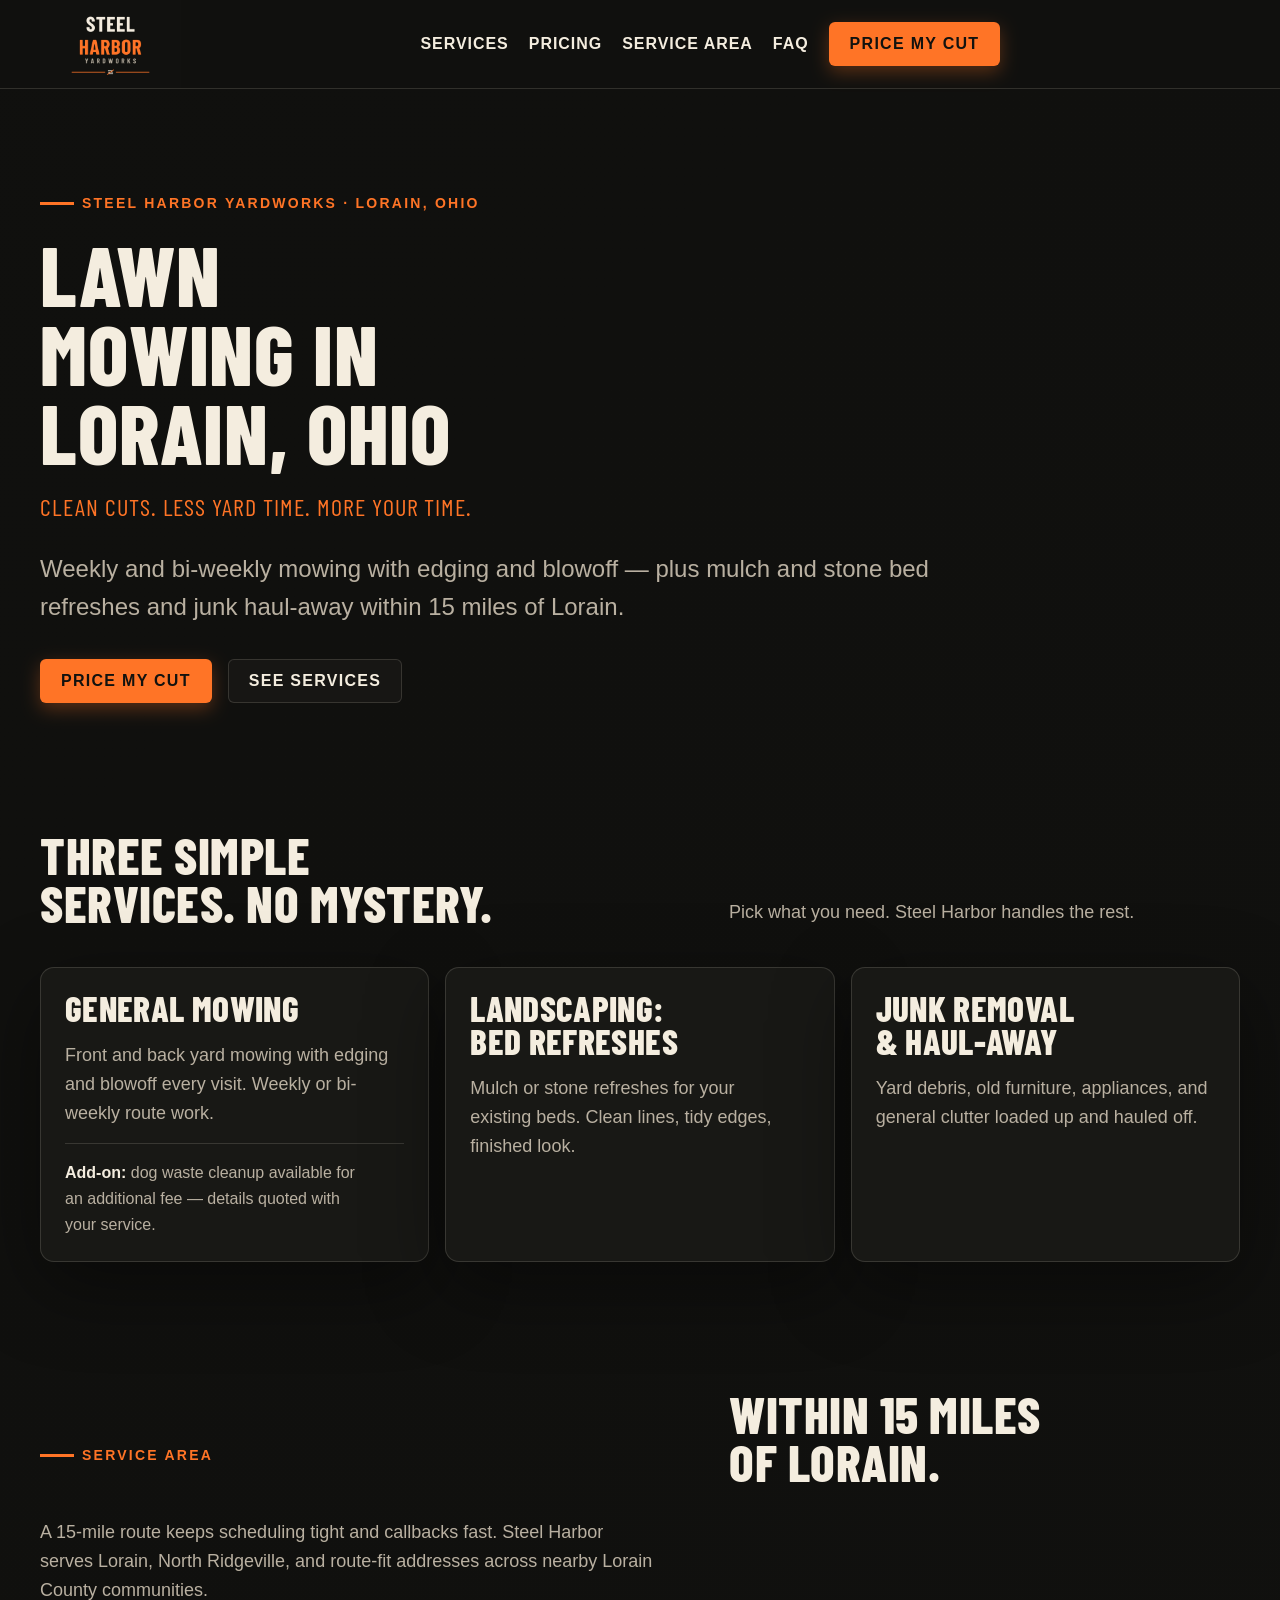
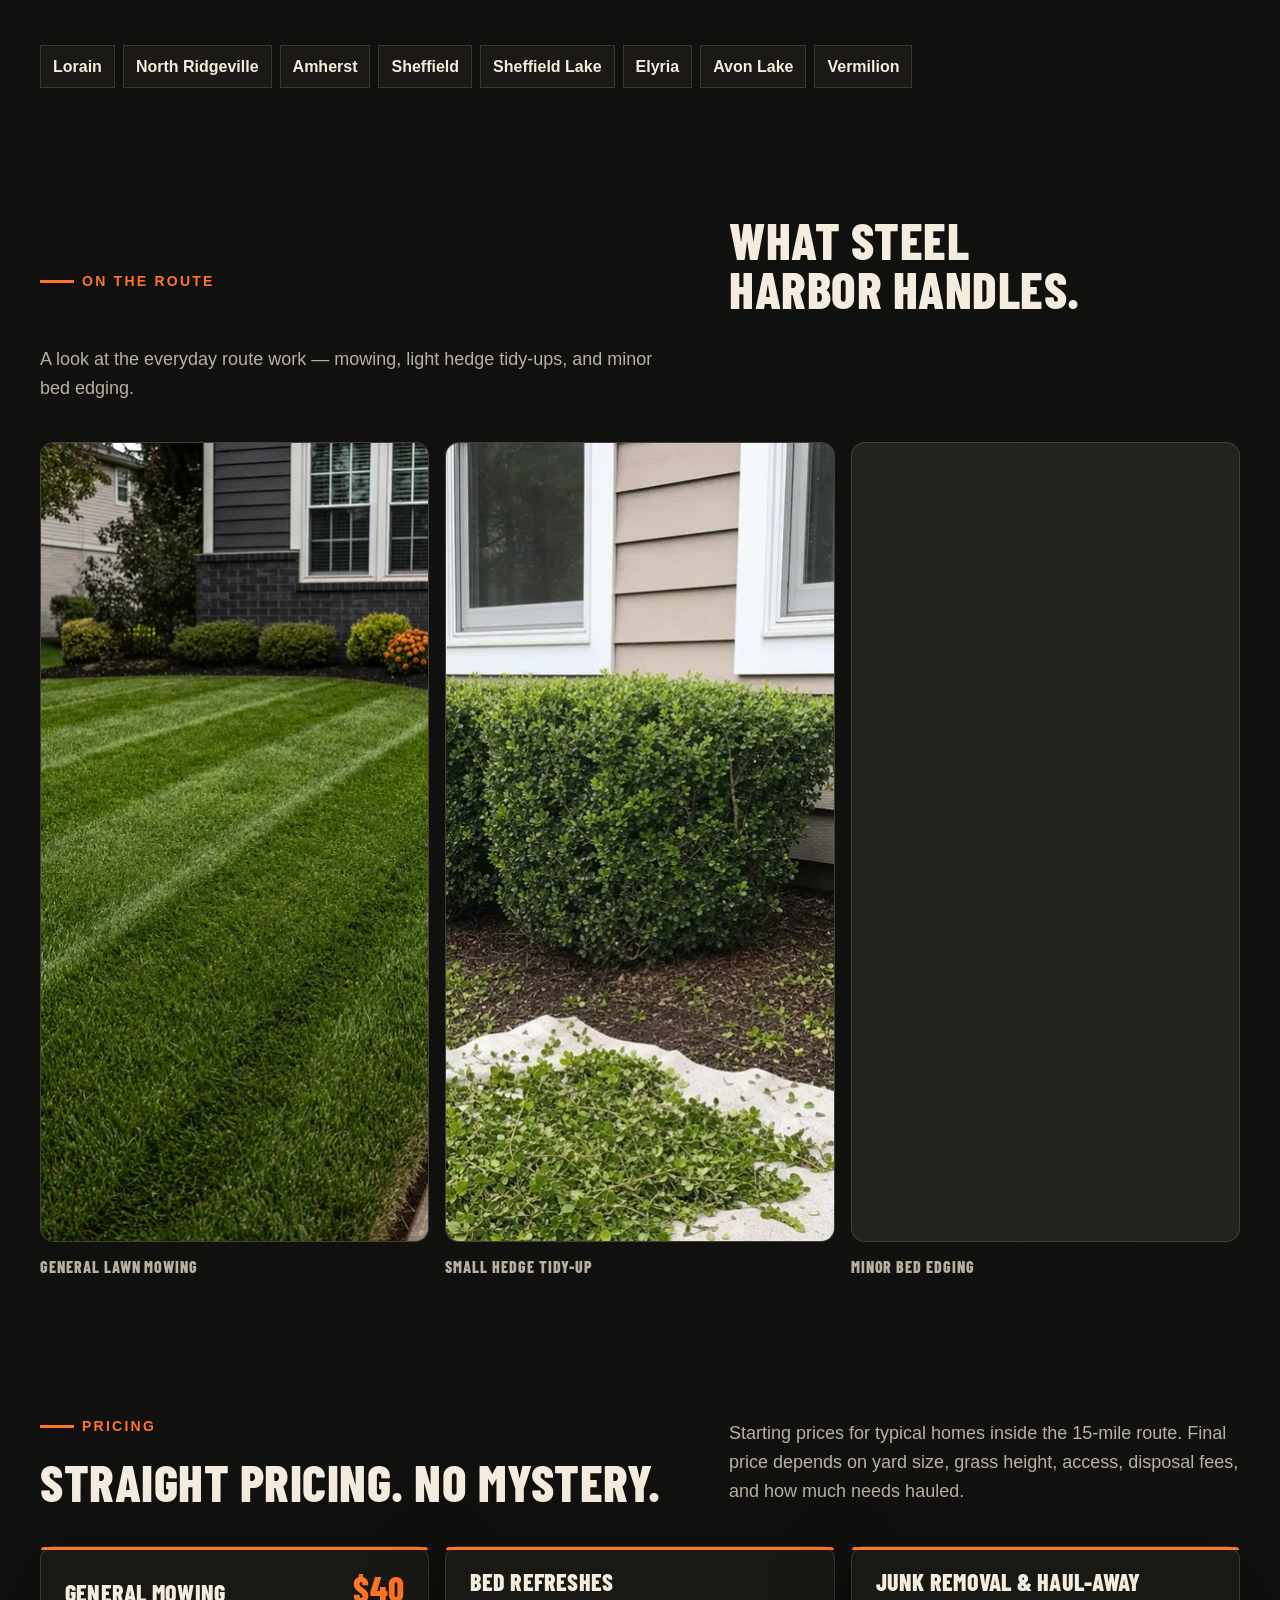
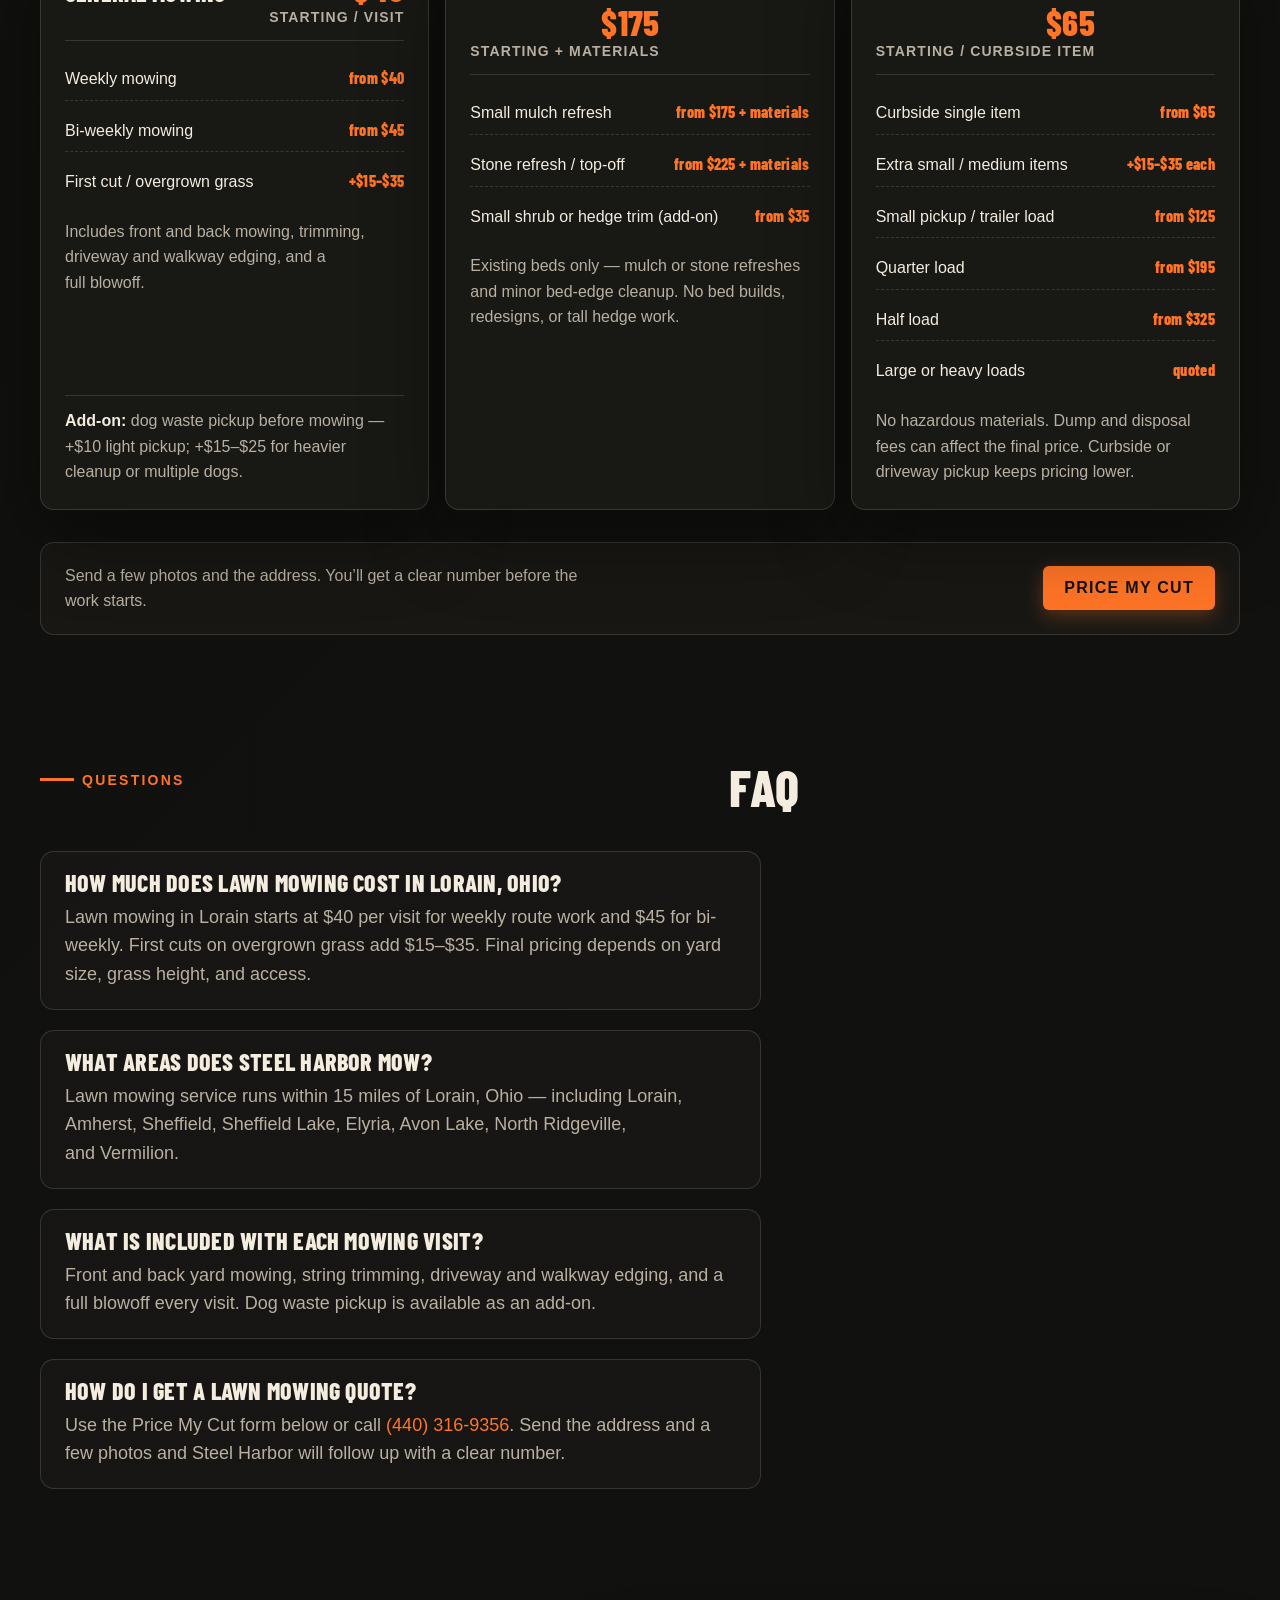
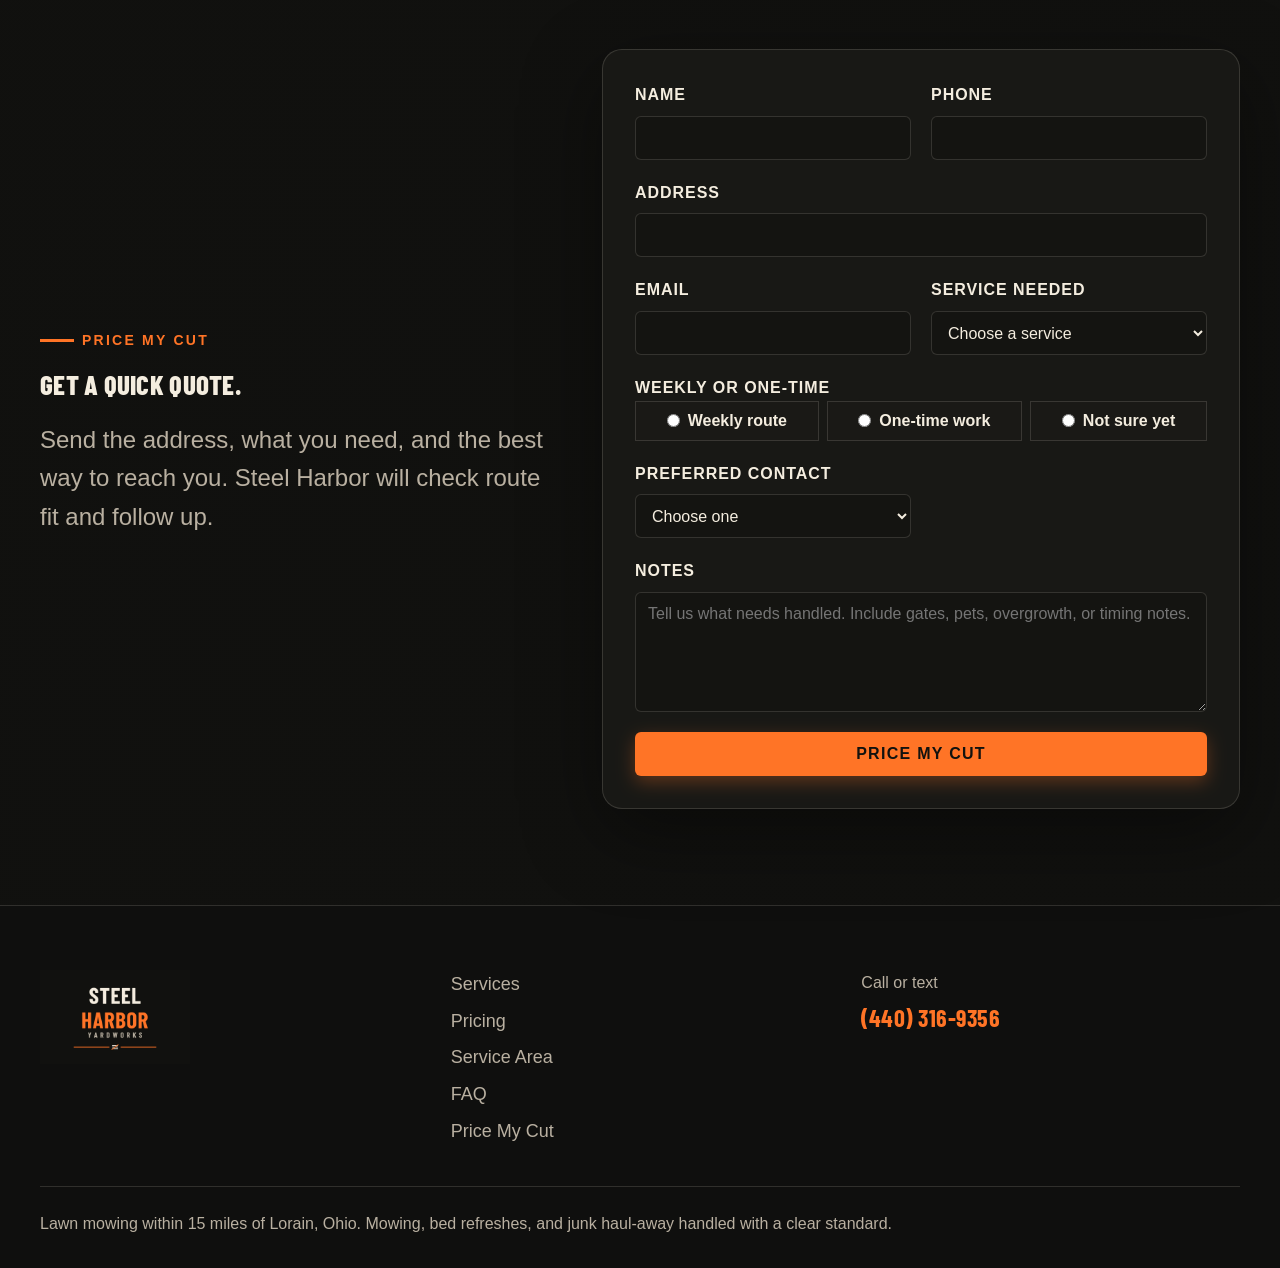
<file: index.html>
<!doctype html>
<html lang="en" data-theme="dark">
  <head>
    <meta charset="utf-8" />
    <!-- Google tag (gtag.js) -->
    <script async src="https://www.googletagmanager.com/gtag/js?id=G-YG75Y05QSC"></script>
    <script>
      window.dataLayer = window.dataLayer || [];
      function gtag(){dataLayer.push(arguments);}
      gtag('js', new Date());

      gtag('config', 'G-YG75Y05QSC');
    </script>
    <meta name="viewport" content="width=device-width, initial-scale=1" />
    <title>Lawn Mowing in Lorain, OH | Steel Harbor Yardworks</title>
    <meta name="description" content="Lawn mowing in Lorain, Ohio from $40 per visit. Steel Harbor Yardworks handles weekly and bi-weekly mowing with edging and blowoff within 15 miles of Lorain. Call (440) 316-9356." />
    <meta name="robots" content="index, follow, max-image-preview:large" />
    <link rel="canonical" href="https://steelharboryardworks.com/" />
    <link rel="icon" href="/favicon.ico" sizes="32x32" />
    <link rel="icon" type="image/png" href="/assets/logos/favicon-192.png" sizes="192x192" />
    <link rel="apple-touch-icon" href="/assets/logos/apple-touch-icon.png" />
    <link rel="manifest" href="/site.webmanifest" />
    <meta property="og:title" content="Lawn Mowing in Lorain, OH | Steel Harbor Yardworks" />
    <meta property="og:description" content="Lawn mowing in Lorain, Ohio from $40 per visit. Weekly and bi-weekly route mowing with edging and blowoff within 15 miles of Lorain. Call (440) 316-9356." />
    <meta property="og:type" content="website" />
    <meta property="og:url" content="https://steelharboryardworks.com/" />
    <meta property="og:image" content="https://steelharboryardworks.com/assets/mowing-stripes.webp" />
    <meta name="twitter:card" content="summary_large_image" />
    <link rel="stylesheet" href="styles.css" />
    <script type="application/ld+json">
      {
        "@context": "https://schema.org",
        "@type": ["LocalBusiness", "HomeAndConstructionBusiness"],
        "name": "Steel Harbor Yardworks",
        "url": "https://steelharboryardworks.com/",
        "image": "https://steelharboryardworks.com/assets/logos/steel-harbor-stacked-stencil.png",
        "logo": "https://steelharboryardworks.com/assets/logos/steel-harbor-stacked-stencil.png",
        "description": "Lawn mowing in Lorain, Ohio with edging and blowoff. Weekly and bi-weekly route mowing, plus mulch and stone bed refreshes and junk haul-away within 15 miles of Lorain.",
        "telephone": "+1-440-316-9356",
        "priceRange": "$$",
        "areaServed": [
          { "@type": "City", "name": "Lorain, Ohio" },
          { "@type": "City", "name": "Amherst, Ohio" },
          { "@type": "City", "name": "Sheffield, Ohio" },
          { "@type": "City", "name": "Sheffield Lake, Ohio" },
          { "@type": "City", "name": "Elyria, Ohio" },
          { "@type": "City", "name": "Avon Lake, Ohio" },
          { "@type": "City", "name": "North Ridgeville, Ohio" },
          { "@type": "City", "name": "Vermilion, Ohio" },
          { "@type": "AdministrativeArea", "name": "Lorain County, Ohio" }
        ],
        "hasOfferCatalog": {
          "@type": "OfferCatalog",
          "name": "Lawn mowing and yardwork services",
          "itemListElement": [
            { "@type": "Offer", "itemOffered": { "@type": "Service", "name": "General lawn mowing with edging and blowoff", "areaServed": "Lorain County, Ohio" } },
            { "@type": "Offer", "itemOffered": { "@type": "Service", "name": "Bed refreshes with mulch or stone", "areaServed": "Lorain County, Ohio" } },
            { "@type": "Offer", "itemOffered": { "@type": "Service", "name": "Junk removal and haul-away", "areaServed": "Lorain County, Ohio" } }
          ]
        },
        "potentialAction": {
          "@type": "ContactAction",
          "target": "https://steelharboryardworks.com/#price-my-cut",
          "name": "Price My Cut"
        }
      }
    </script>
    <script type="application/ld+json">
      {
        "@context": "https://schema.org",
        "@type": "FAQPage",
        "mainEntity": [
          {
            "@type": "Question",
            "name": "How much does lawn mowing cost in Lorain, Ohio?",
            "acceptedAnswer": {
              "@type": "Answer",
              "text": "Lawn mowing in Lorain starts at $40 per visit for weekly route mowing and $45 per visit for bi-weekly. First cuts on overgrown grass add $15 to $35. Final pricing depends on yard size, grass height, and access."
            }
          },
          {
            "@type": "Question",
            "name": "What areas does Steel Harbor Yardworks mow?",
            "acceptedAnswer": {
              "@type": "Answer",
              "text": "Steel Harbor Yardworks mows lawns within 15 miles of Lorain, Ohio, including Lorain, Amherst, Sheffield, Sheffield Lake, Elyria, Avon Lake, North Ridgeville, and Vermilion."
            }
          },
          {
            "@type": "Question",
            "name": "What is included with a lawn mowing visit?",
            "acceptedAnswer": {
              "@type": "Answer",
              "text": "Every mowing visit includes front and back yard mowing, string trimming, driveway and walkway edging, and a full blowoff. Dog waste pickup is available as an add-on."
            }
          },
          {
            "@type": "Question",
            "name": "How do I get a lawn mowing quote?",
            "acceptedAnswer": {
              "@type": "Answer",
              "text": "Use the Price My Cut form on this site or call (440) 316-9356. Send the address and a few photos and Steel Harbor will check route fit and follow up with a clear number."
            }
          }
        ]
      }
    </script>
  </head>
  <body>
    <a class="skip-link" href="#main">Skip to content</a>
    <header class="site-header">
      <div class="container nav-wrap">
        <a class="brand" href="#main" aria-label="Steel Harbor Yardworks home">
          <img class="brand-logo brand-logo-stacked" src="assets/logos/steel-harbor-stacked-stencil.jpg" width="1728" height="1080" alt="Steel Harbor Yardworks stacked stencil logo with cream Steel lettering, safety-orange Harbor lettering, gray Yardworks lettering, and a small orange cut-stripe mark between two orange rules." />
        </a>
        <nav class="nav-links" data-nav aria-label="Main navigation">
          <a href="#services">Services</a>
          <a href="#pricing">Pricing</a>
          <a href="#service-area">Service Area</a>
          <a href="#faq">FAQ</a>
          <a class="btn btn-primary" href="#price-my-cut">Price My Cut</a>
        </nav>
        <div class="header-actions">
          <button class="menu-toggle" type="button" data-menu-toggle aria-expanded="false" aria-label="Open menu">Menu</button>
        </div>
      </div>
    </header>

    <main id="main">
      <section class="hero">
        <div class="container">
          <span class="eyebrow">Steel Harbor Yardworks · Lorain, Ohio</span>
          <h1>Lawn Mowing in Lorain, Ohio</h1>
          <p class="hero-tagline">Clean cuts. Less yard time. More your time.</p>
          <p class="hero-copy">Weekly and bi-weekly mowing with edging and blowoff &mdash; plus mulch and stone bed refreshes and junk haul-away within 15 miles of Lorain.</p>
          <div class="hero-actions">
            <a class="btn btn-primary" href="#price-my-cut">Price My Cut</a>
            <a class="btn btn-secondary" href="#services">See Services</a>
          </div>
        </div>
      </section>

      <section class="section section-tight" id="services">
        <div class="container">
          <div class="section-heading">
            <h2>Three simple services. No mystery.</h2>
            <p>Pick what you need. Steel Harbor handles the rest.</p>
          </div>
          <div class="service-grid service-grid-3">
            <article class="card">
              <h3>General mowing</h3>
              <p class="muted">Front and back yard mowing with edging and blowoff every visit. Weekly or bi-weekly route work.</p>
              <p class="addon"><strong>Add-on:</strong> dog waste cleanup available for an additional fee — details quoted with your service.</p>
            </article>
            <article class="card">
              <h3>Landscaping: bed refreshes</h3>
              <p class="muted">Mulch or stone refreshes for your existing beds. Clean lines, tidy edges, finished look.</p>
            </article>
            <article class="card">
              <h3>Junk removal &amp; haul-away</h3>
              <p class="muted">Yard debris, old furniture, appliances, and general clutter loaded up and hauled off.</p>
            </article>
          </div>
        </div>
      </section>

      <section class="section-tight" id="service-area">
        <div class="container">
          <div class="section-heading">
            <span class="eyebrow">Service area</span>
            <h2>Within 15 miles of Lorain.</h2>
            <p>A 15-mile route keeps scheduling tight and callbacks fast. Steel Harbor serves Lorain, North Ridgeville, and route-fit addresses across nearby Lorain County communities.</p>
          </div>
          <ul class="community-list" aria-label="Nearby communities">
            <li>Lorain</li><li>North Ridgeville</li><li>Amherst</li><li>Sheffield</li><li>Sheffield Lake</li><li>Elyria</li><li>Avon Lake</li><li>Vermilion</li>
          </ul>
        </div>
      </section>

      <section class="section-tight" id="service-photos">
        <div class="container">
          <div class="section-heading">
            <span class="eyebrow">On the route</span>
            <h2>What Steel Harbor handles.</h2>
            <p>A look at the everyday route work — mowing, light hedge tidy-ups, and minor bed edging.</p>
          </div>
          <ul class="photo-strip" aria-label="Service photos">
            <li>
              <figure>
                <img src="assets/service-lawn-mowing.webp" loading="lazy" decoding="async" width="1200" height="800" alt="Steel Harbor crew member mowing a tidy suburban front lawn in Lorain with a walk-behind mower, leaving clean parallel stripes across freshly cut green grass next to a trimmed driveway edge." />
                <figcaption>General lawn mowing</figcaption>
              </figure>
            </li>
            <li>
              <figure>
                <img src="assets/service-hedge-trimming.webp" loading="lazy" decoding="async" width="1200" height="800" alt="Close-up of a small waist-high boxwood-style hedge in front of a residential garden bed being neatly tidied with handheld hedge shears at ground level — light shaping of low ornamental shrubs only." />
                <figcaption>Small hedge tidy-up</figcaption>
              </figure>
            </li>
            <li>
              <figure>
                <img src="assets/service-bed-edging.webp" loading="lazy" decoding="async" width="1200" height="800" alt="Crisp hand-cut edge along an existing mulch garden bed where it meets the lawn, with a half-moon edger and a freshly defined trench separating dark mulch from green turf — a minor bed edging refresh, not a rebuild." />
                <figcaption>Minor bed edging</figcaption>
              </figure>
            </li>
          </ul>
        </div>
      </section>

      <section class="section-tight" id="pricing">
        <div class="container">
          <div class="section-heading">
            <div>
              <span class="eyebrow">Pricing</span>
              <h2>Straight pricing. No mystery.</h2>
            </div>
            <p>Starting prices for typical homes inside the 15-mile route. Final price depends on yard size, grass height, access, disposal fees, and how much needs hauled.</p>
          </div>
          <div class="pricing-grid">
            <article class="price-card">
              <header class="price-card-head">
                <h3>General mowing</h3>
                <p class="price-card-from"><span class="price-amount">$40</span><span class="price-unit">starting / visit</span></p>
              </header>
              <ul class="price-list">
                <li><span>Weekly mowing</span><span class="price-tag">from $40</span></li>
                <li><span>Bi-weekly mowing</span><span class="price-tag">from $45</span></li>
                <li><span>First cut / overgrown grass</span><span class="price-tag">+$15&ndash;$35</span></li>
              </ul>
              <p class="price-note">Includes front and back mowing, trimming, driveway and walkway edging, and a full blowoff.</p>
              <p class="price-note price-addon"><strong>Add-on:</strong> dog waste pickup before mowing &mdash; +$10 light pickup; +$15&ndash;$25 for heavier cleanup or multiple dogs.</p>
            </article>
            <article class="price-card">
              <header class="price-card-head">
                <h3>Bed refreshes</h3>
                <p class="price-card-from"><span class="price-amount">$175</span><span class="price-unit">starting + materials</span></p>
              </header>
              <ul class="price-list">
                <li><span>Small mulch refresh</span><span class="price-tag">from $175 + materials</span></li>
                <li><span>Stone refresh / top-off</span><span class="price-tag">from $225 + materials</span></li>
                <li><span>Small shrub or hedge trim (add-on)</span><span class="price-tag">from $35</span></li>
              </ul>
              <p class="price-note">Existing beds only &mdash; mulch or stone refreshes and minor bed-edge cleanup. No bed builds, redesigns, or tall hedge work.</p>
            </article>
            <article class="price-card">
              <header class="price-card-head">
                <h3>Junk removal &amp; haul-away</h3>
                <p class="price-card-from"><span class="price-amount">$65</span><span class="price-unit">starting / curbside item</span></p>
              </header>
              <ul class="price-list">
                <li><span>Curbside single item</span><span class="price-tag">from $65</span></li>
                <li><span>Extra small / medium items</span><span class="price-tag">+$15&ndash;$35 each</span></li>
                <li><span>Small pickup / trailer load</span><span class="price-tag">from $125</span></li>
                <li><span>Quarter load</span><span class="price-tag">from $195</span></li>
                <li><span>Half load</span><span class="price-tag">from $325</span></li>
                <li><span>Large or heavy loads</span><span class="price-tag">quoted</span></li>
              </ul>
              <p class="price-note">No hazardous materials. Dump and disposal fees can affect the final price. Curbside or driveway pickup keeps pricing lower.</p>
            </article>
          </div>
          <div class="pricing-cta">
            <p>Send a few photos and the address. You&rsquo;ll get a clear number before the work starts.</p>
            <a class="btn btn-primary" href="#price-my-cut">Price My Cut</a>
          </div>
        </div>
      </section>

      <section class="section-tight" id="faq">
        <div class="container">
          <div class="section-heading">
            <span class="eyebrow">Questions</span>
            <h2>FAQ</h2>
          </div>
          <ul class="faq-list">
            <li>
              <h3>How much does lawn mowing cost in Lorain, Ohio?</h3>
              <p>Lawn mowing in Lorain starts at $40 per visit for weekly route work and $45 for bi-weekly. First cuts on overgrown grass add $15&ndash;$35. Final pricing depends on yard size, grass height, and access.</p>
            </li>
            <li>
              <h3>What areas does Steel Harbor mow?</h3>
              <p>Lawn mowing service runs within 15 miles of Lorain, Ohio &mdash; including Lorain, Amherst, Sheffield, Sheffield Lake, Elyria, Avon Lake, North Ridgeville, and Vermilion.</p>
            </li>
            <li>
              <h3>What is included with each mowing visit?</h3>
              <p>Front and back yard mowing, string trimming, driveway and walkway edging, and a full blowoff every visit. Dog waste pickup is available as an add-on.</p>
            </li>
            <li>
              <h3>How do I get a lawn mowing quote?</h3>
              <p>Use the Price My Cut form below or call <a href="tel:+14403169356">(440) 316-9356</a>. Send the address and a few photos and Steel Harbor will follow up with a clear number.</p>
            </li>
          </ul>
        </div>
      </section>

      <section class="section" id="price-my-cut">
        <div class="container split">
          <div>
            <span class="eyebrow">Price My Cut</span>
            <h2>Get a quick quote.</h2>
            <p class="hero-copy">Send the address, what you need, and the best way to reach you. Steel Harbor will check route fit and follow up.</p>
          </div>
          <div class="quote-panel">
            <div class="form-success" data-form-success role="status">Request sent. Steel Harbor will review the route fit and follow up.</div>
            <div class="form-success form-error" data-form-error role="alert">Something blocked the request. Please try again or contact Steel Harbor directly.</div>
            <form class="quote-form" data-quote-form action="https://docs.google.com/forms/d/e/1FAIpQLSebJcfA4CZGPn6Oiw_0mOjgu5x2uIHg3BtmEXinSyl1VGC9Zw/formResponse" method="POST" target="google-form-target">
              <div class="form-grid">
                <div class="field"><label for="name">Name</label><input id="name" name="entry.380164469" autocomplete="name" required /></div>
                <div class="field"><label for="phone">Phone</label><input id="phone" name="entry.495013163" autocomplete="tel" required /></div>
                <div class="field full"><label for="address">Address</label><input id="address" name="entry.934082179" autocomplete="street-address" required /></div>
                <div class="field"><label for="email">Email</label><input id="email" name="entry.255817259" type="email" autocomplete="email" required /></div>
                <div class="field"><label for="service">Service needed</label><select id="service" name="entry.505309760" required><option value="">Choose a service</option><option>General mowing</option><option>Bed refresh (mulch or stone)</option><option>Junk removal / haul-away</option></select></div>
                <fieldset class="field full"><legend>Weekly or one-time</legend><div class="radio-row"><label><input type="radio" name="entry.1292234594" value="Weekly route" required /> Weekly route</label><label><input type="radio" name="entry.1292234594" value="One-time work" /> One-time work</label><label><input type="radio" name="entry.1292234594" value="Not sure yet" /> Not sure yet</label></div></fieldset>
                <div class="field"><label for="contact">Preferred contact</label><select id="contact" name="entry.1089194990" required><option value="">Choose one</option><option>Call</option><option>Text</option><option>Email</option></select></div>
                <div class="field full"><label for="notes">Notes</label><textarea id="notes" name="entry.1612501971" placeholder="Tell us what needs handled. Include gates, pets, overgrowth, or timing notes."></textarea></div>
              </div>
              <button class="btn btn-primary" type="submit">Price My Cut</button>
            </form>
            <iframe class="form-target" name="google-form-target" title="Hidden form submission target" aria-hidden="true"></iframe>
          </div>
        </div>
      </section>
    </main>

    <footer class="site-footer">
      <div class="container footer-grid">
        <div><a class="brand" href="#main" aria-label="Steel Harbor Yardworks home"><img class="brand-logo brand-logo-stacked footer-logo" src="assets/logos/steel-harbor-stacked-stencil.jpg" width="1728" height="1080" alt="Steel Harbor Yardworks stacked stencil logo with cream Steel lettering, orange Harbor lettering, gray Yardworks lettering, and the orange cut-stripe mark." /></a></div>
        <ul class="footer-links" aria-label="Footer sections"><li><a href="#services">Services</a></li><li><a href="#pricing">Pricing</a></li><li><a href="#service-area">Service Area</a></li><li><a href="#faq">FAQ</a></li><li><a href="#price-my-cut">Price My Cut</a></li></ul>
        <p class="footer-contact">Call or text<br /><a class="footer-phone" href="tel:+14403169356">(440) 316-9356</a></p>
      </div>
      <div class="container fine-print">Lawn mowing within 15 miles of Lorain, Ohio. Mowing, bed refreshes, and junk haul-away handled with a clear standard.</div>
    </footer>
    <script src="script.js" defer></script>
  </body>
</html>
</file>
<file: styles.css>
@import url("https://api.fontshare.com/v2/css?f[]=satoshi@400,500,700,900&display=swap");
@import url("https://fonts.googleapis.com/css2?family=Barlow+Condensed:wght@600;700;800&display=swap");

:root,
[data-theme="light"] {
  --text-xs: clamp(0.75rem, 0.7rem + 0.25vw, 0.875rem);
  --text-sm: clamp(0.875rem, 0.8rem + 0.35vw, 1rem);
  --text-base: clamp(1rem, 0.95rem + 0.25vw, 1.125rem);
  --text-lg: clamp(1.125rem, 1rem + 0.75vw, 1.5rem);
  --text-xl: clamp(1.5rem, 1.2rem + 1.25vw, 2.25rem);
  --text-2xl: clamp(2rem, 1.2rem + 2.5vw, 3.5rem);
  --text-3xl: clamp(2.75rem, 1.25rem + 5vw, 6.25rem);
  --space-1: 0.25rem;
  --space-2: 0.5rem;
  --space-3: 0.75rem;
  --space-4: 1rem;
  --space-5: 1.25rem;
  --space-6: 1.5rem;
  --space-8: 2rem;
  --space-10: 2.5rem;
  --space-12: 3rem;
  --space-16: 4rem;
  --space-20: 5rem;
  --space-24: 6rem;
  --color-bg: #ebe7dd;
  --color-surface: #f6f1e7;
  --color-surface-2: #dfd8cc;
  --color-panel: #201f1b;
  --color-text: #171713;
  --color-text-muted: #5f5b52;
  --color-text-faint: #898174;
  --color-inverse: #f7f0e3;
  --color-accent: #f36b21;
  --color-accent-hover: #c84d12;
  --color-yellow: #f4c542;
  --color-steel: #2d3436;
  --color-green: #596f3f;
  --color-border: color-mix(in oklab, var(--color-text), transparent 84%);
  --radius-sm: 0.375rem;
  --radius-md: 0.5rem;
  --radius-lg: 0.875rem;
  --radius-xl: 1.25rem;
  --shadow-lg: 0 24px 80px rgb(20 16 10 / 0.18);
  --font-display: "Barlow Condensed", "Arial Narrow", sans-serif;
  --font-body: "Satoshi", "Inter", sans-serif;
}

[data-theme="dark"] {
  --color-bg: #11110f;
  --color-surface: #1a1916;
  --color-surface-2: #24221e;
  --color-panel: #f4eddf;
  --color-text: #f4eddf;
  --color-text-muted: #b9b0a1;
  --color-text-faint: #756f65;
  --color-inverse: #12120f;
  --color-accent: #ff7426;
  --color-accent-hover: #ff8e4e;
  --color-yellow: #f8ca45;
  --color-steel: #778186;
  --color-green: #8ea36a;
  --color-border: color-mix(in oklab, var(--color-text), transparent 86%);
  --shadow-lg: 0 24px 80px rgb(0 0 0 / 0.42);
}

*,
*::before,
*::after {
  box-sizing: border-box;
  margin: 0;
  padding: 0;
}

html {
  scroll-behavior: smooth;
  scroll-padding-top: var(--space-20);
  -webkit-text-size-adjust: none;
  text-size-adjust: none;
}

body {
  min-height: 100dvh;
  font-family: var(--font-body);
  font-size: var(--text-base);
  line-height: 1.6;
  color: var(--color-text);
  background:
    radial-gradient(circle at 10% -10%, color-mix(in oklab, var(--color-accent), transparent 84%), transparent 28rem),
    linear-gradient(135deg, color-mix(in oklab, var(--color-bg), black 3%), var(--color-bg));
  text-rendering: optimizeLegibility;
  -webkit-font-smoothing: antialiased;
}

img,
svg {
  display: block;
  max-width: 100%;
}

button,
input,
textarea,
select {
  font: inherit;
  color: inherit;
}

button {
  cursor: pointer;
}

a {
  color: inherit;
  text-decoration: none;
}

p,
li {
  max-width: 72ch;
  text-wrap: pretty;
}

h1,
h2,
h3 {
  font-family: var(--font-display);
  font-weight: 800;
  line-height: 0.94;
  letter-spacing: 0.01em;
  text-transform: uppercase;
  text-wrap: balance;
  overflow-wrap: break-word;
}

:focus-visible {
  outline: 2px solid var(--color-accent);
  outline-offset: 3px;
  border-radius: var(--radius-sm);
}

.skip-link {
  position: absolute;
  left: var(--space-4);
  top: var(--space-4);
  z-index: 100;
  transform: translateY(-150%);
  padding: var(--space-3) var(--space-4);
  background: var(--color-accent);
  color: #11110f;
  font-weight: 900;
}

.skip-link:focus {
  transform: translateY(0);
}

.container {
  width: min(100% - var(--space-8), 1200px);
  margin-inline: auto;
}

.site-header {
  position: sticky;
  top: 0;
  z-index: 50;
  border-bottom: 1px solid var(--color-border);
  background: color-mix(in oklab, var(--color-bg), transparent 8%);
  backdrop-filter: blur(18px);
}

.nav-wrap {
  min-height: 78px;
  display: flex;
  align-items: center;
  justify-content: space-between;
  gap: var(--space-4);
}

.brand {
  display: inline-flex;
  align-items: center;
  gap: var(--space-3);
  min-width: 0;
  flex-shrink: 1;
  font-family: var(--font-display);
  font-size: var(--text-lg);
  font-weight: 800;
  line-height: 0.9;
  letter-spacing: 0.04em;
  text-transform: uppercase;
}

.brand-logo {
  width: clamp(170px, 18vw, 230px);
  max-width: 100%;
  height: auto;
  border-radius: 0;
  display: block;
}

.brand-logo-stacked {
  width: clamp(118px, 11vw, 150px);
  max-width: min(42vw, 150px);
  aspect-ratio: 8 / 5;
  object-fit: contain;
}

.footer-logo {
  width: clamp(150px, 18vw, 220px);
}

.brand svg {
  width: 46px;
  color: var(--color-accent);
}

.brand small {
  display: block;
  font-family: var(--font-body);
  font-size: 0.68rem;
  font-weight: 900;
  letter-spacing: 0.18em;
  color: var(--color-text-muted);
}

.nav-links {
  display: flex;
  align-items: center;
  gap: var(--space-5);
  font-size: var(--text-sm);
  font-weight: 900;
  text-transform: uppercase;
  letter-spacing: 0.06em;
}

.nav-links a {
  position: relative;
  min-height: 44px;
  display: inline-flex;
  align-items: center;
}

.nav-links a:not(.btn)::after {
  content: "";
  position: absolute;
  left: 0;
  bottom: 0.55rem;
  width: 100%;
  height: 2px;
  transform: scaleX(0);
  transform-origin: left;
  background: var(--color-accent);
  transition: transform 180ms cubic-bezier(0.16, 1, 0.3, 1);
}

.nav-links a:hover::after,
.nav-links a[aria-current="page"]::after {
  transform: scaleX(1);
}

.header-actions {
  display: flex;
  align-items: center;
  gap: var(--space-3);
}

.menu-toggle {
  min-width: 44px;
  min-height: 44px;
  border: 1px solid var(--color-border);
  border-radius: var(--radius-full);
  background: var(--color-surface);
  color: var(--color-text);
}

.menu-toggle {
  display: none;
}

.btn {
  min-height: 44px;
  display: inline-flex;
  align-items: center;
  justify-content: center;
  gap: var(--space-2);
  padding: var(--space-3) var(--space-5);
  border: 1px solid transparent;
  border-radius: var(--radius-sm);
  font-size: var(--text-sm);
  font-weight: 900;
  line-height: 1;
  text-transform: uppercase;
  letter-spacing: 0.08em;
  transition:
    transform 180ms cubic-bezier(0.16, 1, 0.3, 1),
    background 180ms cubic-bezier(0.16, 1, 0.3, 1),
    color 180ms cubic-bezier(0.16, 1, 0.3, 1);
}

.btn:hover {
  transform: translateY(-1px);
}

.btn-primary {
  background: var(--color-accent);
  color: #12120f;
  box-shadow: 0 6px 18px color-mix(in oklab, var(--color-accent), transparent 70%);
}

.btn-primary:hover {
  background: var(--color-accent-hover);
  box-shadow: 0 8px 22px color-mix(in oklab, var(--color-accent), transparent 60%);
}

.btn-primary:active {
  transform: translateY(0);
  box-shadow: 0 3px 10px color-mix(in oklab, var(--color-accent), transparent 70%);
}

.btn-secondary {
  border-color: var(--color-border);
  background: color-mix(in oklab, var(--color-surface), transparent 16%);
}

.hero {
  padding: clamp(var(--space-16), 9vw, var(--space-24)) 0 var(--space-16);
}

.hero-grid {
  display: grid;
  grid-template-columns: minmax(0, 1.05fr) minmax(320px, 0.95fr);
  gap: clamp(var(--space-8), 6vw, var(--space-20));
  align-items: center;
}

.eyebrow {
  display: inline-flex;
  align-items: center;
  gap: var(--space-2);
  margin-bottom: var(--space-5);
  font-size: var(--text-xs);
  font-weight: 900;
  letter-spacing: 0.16em;
  text-transform: uppercase;
  color: var(--color-accent);
}

.eyebrow::before {
  content: "";
  width: 34px;
  height: 3px;
  background: currentColor;
}

.hero h1 {
  max-width: 11ch;
  font-size: var(--text-3xl);
}

.page-hero h1 {
  max-width: 13ch;
  font-size: var(--text-2xl);
}

.hero-copy {
  margin-top: var(--space-6);
  font-size: var(--text-lg);
  color: var(--color-text-muted);
}

.hero-actions {
  margin-top: var(--space-8);
  display: flex;
  flex-wrap: wrap;
  gap: var(--space-4);
}

.hero-proof {
  margin-top: var(--space-10);
  display: grid;
  grid-template-columns: repeat(2, minmax(0, 1fr));
  gap: var(--space-3);
}

.proof-tile,
.card,
.package,
.quote-panel {
  border: 1px solid var(--color-border);
  background: color-mix(in oklab, var(--color-surface), transparent 4%);
  box-shadow: var(--shadow-lg);
}

.proof-tile {
  padding: var(--space-4);
  border-radius: var(--radius-lg);
}

.proof-tile strong,
.stat strong {
  display: block;
  font-family: var(--font-display);
  font-size: var(--text-xl);
  line-height: 0.92;
  text-transform: uppercase;
}

.proof-tile span,
.stat span {
  display: block;
  margin-top: var(--space-2);
  color: var(--color-text-muted);
  font-size: var(--text-sm);
}

.yard-visual {
  position: relative;
  min-height: 560px;
  overflow: hidden;
  border: 1px solid var(--color-border);
  border-radius: var(--radius-xl);
  background:
    linear-gradient(120deg, transparent 0 56%, var(--color-accent) 56% 57%, transparent 57%),
    repeating-linear-gradient(100deg, #29321f 0 20px, #1f2819 20px 40px),
    #20231b;
  box-shadow: var(--shadow-lg);
  isolation: isolate;
}

.yard-visual::before {
  content: "";
  position: absolute;
  inset: 0;
  background:
    linear-gradient(90deg, transparent 0 42%, #e9e3d6 42% 45%, #2c2a24 45% 49%, transparent 49%),
    radial-gradient(circle at 76% 20%, rgb(0 0 0 / 0.45), transparent 16rem);
  mix-blend-mode: screen;
  opacity: 0.9;
}

.yard-visual::after {
  content: "";
  position: absolute;
  right: -10%;
  bottom: 8%;
  width: 70%;
  height: 28%;
  transform: rotate(-9deg);
  border-top: 8px solid var(--color-accent);
  background: repeating-linear-gradient(90deg, #5f5d54 0 18px, #4d4b43 18px 36px);
  box-shadow: 0 18px 40px rgb(0 0 0 / 0.38);
}

.visual-label {
  position: absolute;
  left: var(--space-6);
  bottom: var(--space-6);
  z-index: 2;
  max-width: 340px;
  padding: var(--space-5);
  border-radius: var(--radius-lg);
  background: rgb(17 17 15 / 0.86);
  color: #f4eddf;
  backdrop-filter: blur(10px);
}

.visual-label b {
  display: block;
  font-family: var(--font-display);
  font-size: var(--text-xl);
  line-height: 0.95;
  text-transform: uppercase;
}

.visual-label span {
  display: block;
  margin-top: var(--space-2);
  color: #cfc6b8;
  font-size: var(--text-sm);
}

.section {
  padding: clamp(var(--space-12), 8vw, var(--space-24)) 0;
}

.section-tight {
  padding: clamp(var(--space-8), 6vw, var(--space-16)) 0;
}

.section-heading {
  display: grid;
  grid-template-columns: minmax(0, 0.9fr) minmax(260px, 0.7fr);
  gap: var(--space-8);
  align-items: end;
  margin-bottom: var(--space-10);
}

.section-heading h2 {
  font-size: var(--text-2xl);
}

.section-heading p,
.muted {
  color: var(--color-text-muted);
}

.service-grid {
  display: grid;
  grid-template-columns: 1.15fr 0.85fr 1fr;
  gap: var(--space-4);
}

.service-grid-3 {
  grid-template-columns: repeat(3, minmax(0, 1fr));
}

.addon {
  margin-top: var(--space-4);
  padding-top: var(--space-4);
  border-top: 1px solid var(--color-border);
  color: var(--color-text-muted);
  font-size: var(--text-sm);
}

.addon strong {
  color: var(--color-text);
}

.faq-grid {
  display: grid;
  grid-template-columns: repeat(3, minmax(0, 1fr));
  gap: var(--space-4);
}

.card,
.package {
  position: relative;
  overflow: hidden;
  padding: var(--space-6);
  border-radius: var(--radius-lg);
}

.card.large {
  grid-row: span 2;
  min-height: 360px;
  background:
    linear-gradient(145deg, color-mix(in oklab, var(--color-surface), var(--color-accent) 9%), var(--color-surface)),
    var(--color-surface);
}

.card h3,
.package h3 {
  margin-bottom: var(--space-4);
  font-size: var(--text-xl);
}

.card ul,
.package ul,
.check-list {
  display: grid;
  gap: var(--space-3);
  list-style: none;
}

.card li,
.package li,
.check-list li {
  position: relative;
  padding-left: var(--space-5);
}

.card li::before,
.package li::before,
.check-list li::before {
  content: "";
  position: absolute;
  left: 0;
  top: 0.65em;
  width: 9px;
  height: 9px;
  background: var(--color-accent);
  transform: rotate(45deg);
}

.packages {
  display: grid;
  grid-template-columns: repeat(3, minmax(0, 1fr));
  gap: var(--space-4);
}

.package {
  min-height: 100%;
}

.package.featured {
  background: var(--color-panel);
  color: var(--color-inverse);
}

.package.featured .muted {
  color: color-mix(in oklab, var(--color-inverse), transparent 28%);
}

.package .tag {
  display: inline-flex;
  margin-bottom: var(--space-5);
  padding: var(--space-2) var(--space-3);
  border-radius: var(--radius-full);
  background: color-mix(in oklab, var(--color-accent), transparent 84%);
  color: var(--color-accent);
  font-size: var(--text-xs);
  font-weight: 900;
  letter-spacing: 0.12em;
  text-transform: uppercase;
}

.proof-bar {
  display: grid;
  grid-template-columns: repeat(4, minmax(0, 1fr));
  gap: 1px;
  overflow: hidden;
  border: 1px solid var(--color-border);
  border-radius: var(--radius-xl);
  background: var(--color-border);
}

.proof-bar div {
  padding: var(--space-6);
  background: var(--color-panel);
  color: var(--color-inverse);
}

.proof-bar strong {
  display: block;
  font-family: var(--font-display);
  font-size: var(--text-lg);
  line-height: 0.95;
  text-transform: uppercase;
}

.proof-bar span {
  display: block;
  margin-top: var(--space-2);
  color: color-mix(in oklab, var(--color-inverse), transparent 28%);
  font-size: var(--text-sm);
}

.work-grid {
  display: grid;
  grid-template-columns: repeat(5, minmax(0, 1fr));
  gap: var(--space-4);
}

.work-card {
  min-height: 300px;
  display: flex;
  flex-direction: column;
  justify-content: flex-end;
  overflow: hidden;
  border-radius: var(--radius-lg);
  border: 1px solid var(--color-border);
  background: var(--color-surface);
  box-shadow: var(--shadow-lg);
}

.work-card:nth-child(1),
.work-card:nth-child(4) {
  grid-column: span 2;
}

.work-art {
  height: clamp(190px, 18vw, 248px);
  position: relative;
  overflow: hidden;
  background: var(--color-surface-2);
}

.work-art::after {
  content: "";
  position: absolute;
  inset: 0;
  background: linear-gradient(180deg, transparent 42%, rgb(17 17 15 / 0.18));
  pointer-events: none;
}

.work-art img {
  display: block;
  width: 100%;
  height: 100%;
  object-fit: cover;
  filter: saturate(0.86) contrast(1.05);
}

.work-body {
  padding: var(--space-5);
}

.work-body h3 {
  font-size: var(--text-lg);
}

.work-meta {
  margin-top: var(--space-2);
  color: var(--color-text-muted);
  font-size: var(--text-sm);
}

.steps {
  display: grid;
  grid-template-columns: repeat(3, minmax(0, 1fr));
  gap: var(--space-4);
  counter-reset: steps;
}

.step {
  padding: var(--space-6);
  border-top: 4px solid var(--color-accent);
  background: var(--color-surface);
  border-radius: 0 0 var(--radius-lg) var(--radius-lg);
}

.step::before {
  counter-increment: steps;
  content: "0" counter(steps);
  display: block;
  margin-bottom: var(--space-6);
  font-family: var(--font-display);
  font-size: var(--text-2xl);
  line-height: 0.85;
  color: var(--color-accent);
}

.split {
  display: grid;
  grid-template-columns: minmax(0, 0.9fr) minmax(320px, 1.1fr);
  gap: var(--space-10);
  align-items: center;
}

.map-panel {
  min-height: 420px;
  position: relative;
  overflow: hidden;
  border: 1px solid var(--color-border);
  border-radius: var(--radius-xl);
  background:
    radial-gradient(circle at 50% 50%, transparent 0 26%, var(--color-accent) 26.3% 26.9%, transparent 27.2%),
    linear-gradient(30deg, transparent 0 47%, color-mix(in oklab, var(--color-text), transparent 84%) 47% 48%, transparent 48%),
    linear-gradient(120deg, transparent 0 56%, color-mix(in oklab, var(--color-text), transparent 86%) 56% 57%, transparent 57%),
    var(--color-surface);
}

.map-pin {
  position: absolute;
  left: 50%;
  top: 50%;
  transform: translate(-50%, -50%);
  padding: var(--space-3) var(--space-4);
  border-radius: var(--radius-sm);
  background: var(--color-accent);
  color: #11110f;
  font-weight: 900;
  text-transform: uppercase;
}

.photo-strip {
  display: grid;
  grid-template-columns: repeat(3, minmax(0, 1fr));
  gap: var(--space-4);
  list-style: none;
}

.photo-strip figure {
  display: flex;
  flex-direction: column;
  gap: var(--space-3);
  margin: 0;
}

.photo-strip img {
  width: 100%;
  aspect-ratio: 3 / 2;
  object-fit: cover;
  border: 1px solid var(--color-border);
  border-radius: var(--radius-lg);
  background: var(--color-surface-2);
}

.photo-strip figcaption {
  font-family: var(--font-display);
  font-size: var(--text-sm);
  font-weight: 800;
  letter-spacing: 0.06em;
  text-transform: uppercase;
  color: var(--color-text-muted);
}

.community-list {
  display: flex;
  flex-wrap: wrap;
  gap: var(--space-2);
  margin-top: var(--space-6);
  list-style: none;
}

.community-list li {
  padding: var(--space-2) var(--space-3);
  border: 1px solid var(--color-border);
  border-radius: var(--radius-full);
  background: var(--color-surface);
  font-size: var(--text-sm);
  font-weight: 700;
}

.cta-band {
  margin: var(--space-16) auto;
  padding: clamp(var(--space-8), 7vw, var(--space-16));
  border-radius: var(--radius-xl);
  background:
    linear-gradient(130deg, color-mix(in oklab, var(--color-accent), black 20%), var(--color-accent)),
    var(--color-accent);
  color: #11110f;
}

.cta-band h2 {
  max-width: 12ch;
  font-size: var(--text-2xl);
}

.cta-band p {
  margin-top: var(--space-4);
  color: rgb(17 17 15 / 0.74);
  font-weight: 700;
}

.cta-band .btn {
  margin-top: var(--space-8);
  background: #11110f;
  color: #f4eddf;
  box-shadow: none;
}

.page-hero {
  padding: clamp(var(--space-12), 8vw, var(--space-20)) 0 var(--space-10);
}

.page-hero-grid {
  display: grid;
  grid-template-columns: minmax(0, 1fr) minmax(280px, 0.65fr);
  gap: var(--space-8);
  align-items: end;
}

.stat-panel {
  display: grid;
  gap: var(--space-3);
}

.stat {
  padding: var(--space-5);
  border: 1px solid var(--color-border);
  border-radius: var(--radius-lg);
  background: var(--color-surface);
}

.details-grid {
  display: grid;
  grid-template-columns: 0.8fr 1.2fr;
  gap: var(--space-8);
}

.quote-panel {
  padding: var(--space-8);
  border-radius: var(--radius-xl);
}

.quote-form {
  display: grid;
  gap: var(--space-5);
}

.form-grid {
  display: grid;
  grid-template-columns: repeat(2, minmax(0, 1fr));
  gap: var(--space-5);
}

.field {
  display: grid;
  gap: var(--space-2);
}

.field.full {
  grid-column: 1 / -1;
}

label,
legend {
  font-size: var(--text-sm);
  font-weight: 900;
  text-transform: uppercase;
  letter-spacing: 0.06em;
}

input,
textarea,
select {
  width: 100%;
  min-width: 0;
  min-height: 44px;
  padding: var(--space-2) var(--space-3);
  border: 1px solid var(--color-border);
  border-radius: var(--radius-sm);
  background: color-mix(in oklab, var(--color-bg), var(--color-surface) 35%);
  font-size: var(--text-sm);
}

textarea {
  min-height: 120px;
  resize: vertical;
}

fieldset {
  display: grid;
  gap: var(--space-2);
  border: 0;
  min-width: 0;
}

.radio-row {
  display: flex;
  flex-wrap: wrap;
  gap: var(--space-2);
}

.radio-row label {
  display: inline-flex;
  flex: 1 1 auto;
  justify-content: center;
  min-height: 40px;
  align-items: center;
  gap: var(--space-2);
  padding: var(--space-1) var(--space-3);
  border: 1px solid var(--color-border);
  border-radius: var(--radius-full);
  background: var(--color-surface);
  letter-spacing: 0;
  text-transform: none;
  font-size: var(--text-sm);
  white-space: nowrap;
}

.radio-row input[type="radio"] {
  width: auto;
  min-height: 0;
  margin: 0;
  flex-shrink: 0;
}

.form-note,
.form-success {
  padding: var(--space-4);
  border-radius: var(--radius-md);
  background: color-mix(in oklab, var(--color-accent), transparent 86%);
  color: var(--color-text);
  font-size: var(--text-sm);
}

.form-success {
  display: none;
}

.form-error {
  background: color-mix(in oklab, var(--color-accent), var(--color-surface) 72%);
}

.form-success.is-visible {
  display: block;
}

.form-target {
  position: absolute;
  left: -9999px;
  width: 1px;
  height: 1px;
  opacity: 0;
  pointer-events: none;
}

.pricing-grid {
  display: grid;
  grid-template-columns: repeat(3, minmax(0, 1fr));
  gap: var(--space-4);
}

.price-card {
  position: relative;
  display: flex;
  flex-direction: column;
  gap: var(--space-4);
  padding: var(--space-6);
  border: 1px solid var(--color-border);
  border-radius: var(--radius-lg);
  background: color-mix(in oklab, var(--color-surface), transparent 4%);
  box-shadow: var(--shadow-lg);
}

.price-card::before {
  content: "";
  position: absolute;
  inset: 0 0 auto 0;
  height: 3px;
  border-radius: var(--radius-lg) var(--radius-lg) 0 0;
  background: var(--color-accent);
}

.price-card-head {
  display: flex;
  align-items: baseline;
  justify-content: space-between;
  flex-wrap: wrap;
  gap: var(--space-3);
  padding-bottom: var(--space-4);
  border-bottom: 1px solid var(--color-border);
}

.price-card-head h3 {
  margin: 0;
  font-size: var(--text-lg);
}

.price-card-from {
  margin: 0;
  text-align: right;
  line-height: 1;
}

.price-amount {
  display: block;
  font-family: var(--font-display);
  font-size: var(--text-xl);
  font-weight: 800;
  letter-spacing: 0.01em;
  color: var(--color-accent);
}

.price-unit {
  display: block;
  margin-top: var(--space-1);
  font-size: var(--text-xs);
  font-weight: 700;
  letter-spacing: 0.08em;
  text-transform: uppercase;
  color: var(--color-text-muted);
}

.price-list {
  display: grid;
  gap: var(--space-2);
  list-style: none;
}

.price-list li {
  display: flex;
  justify-content: space-between;
  align-items: baseline;
  gap: var(--space-3);
  padding: var(--space-2) 0;
  border-bottom: 1px dashed var(--color-border);
  font-size: var(--text-sm);
}

.price-list li:last-child {
  border-bottom: 0;
}

.price-list li::before {
  content: none;
}

.price-list li > span:first-child {
  color: var(--color-text);
}

.price-tag {
  flex-shrink: 0;
  font-family: var(--font-display);
  font-weight: 800;
  letter-spacing: 0.02em;
  color: var(--color-accent);
  text-align: right;
  white-space: nowrap;
}

.price-note {
  margin: 0;
  color: var(--color-text-muted);
  font-size: var(--text-sm);
}

.price-addon {
  margin-top: auto;
  padding-top: var(--space-3);
  border-top: 1px solid var(--color-border);
}

.price-addon strong {
  color: var(--color-text);
}

.pricing-cta {
  margin-top: var(--space-8);
  display: flex;
  flex-wrap: wrap;
  align-items: center;
  justify-content: space-between;
  gap: var(--space-4);
  padding: var(--space-5) var(--space-6);
  border: 1px solid var(--color-border);
  border-radius: var(--radius-lg);
  background: color-mix(in oklab, var(--color-surface), transparent 12%);
}

.pricing-cta p {
  margin: 0;
  color: var(--color-text-muted);
  font-size: var(--text-sm);
  max-width: 60ch;
}

.site-footer {
  padding: var(--space-16) 0 var(--space-8);
  border-top: 1px solid var(--color-border);
  background: color-mix(in oklab, var(--color-bg), black 4%);
}

.footer-grid {
  display: grid;
  grid-template-columns: 1fr 1fr 1fr;
  gap: var(--space-8);
}

.footer-links {
  display: grid;
  gap: var(--space-2);
  list-style: none;
}

.footer-links a {
  color: var(--color-text-muted);
}

.fine-print {
  margin-top: var(--space-10);
  padding-top: var(--space-6);
  border-top: 1px solid var(--color-border);
  color: var(--color-text-muted);
  font-size: var(--text-sm);
}

@media (max-width: 980px) {
  .nav-links {
    position: fixed;
    inset: 78px var(--space-4) auto;
    display: none;
    flex-direction: column;
    align-items: stretch;
    padding: var(--space-5);
    border: 1px solid var(--color-border);
    border-radius: var(--radius-lg);
    background: var(--color-surface);
    box-shadow: var(--shadow-lg);
  }

  .nav-links.is-open {
    display: flex;
  }

  .menu-toggle {
    display: inline-grid;
    place-items: center;
  }

  .hero-grid,
  .split,
  .page-hero-grid,
  .section-heading,
  .details-grid {
    grid-template-columns: 1fr;
  }

  .yard-visual {
    min-height: 420px;
  }

  .service-grid,
  .faq-grid,
  .packages,
  .steps,
  .proof-bar,
  .pricing-grid {
    grid-template-columns: repeat(2, minmax(0, 1fr));
  }

  .work-grid {
    grid-template-columns: repeat(2, minmax(0, 1fr));
  }

  .work-card:nth-child(n) {
    grid-column: auto;
  }

  .photo-strip {
    grid-template-columns: repeat(2, minmax(0, 1fr));
  }
}

@media (max-width: 640px) {
  .container {
    width: min(100% - var(--space-5), 1200px);
  }

  .nav-wrap {
    min-height: 68px;
  }

  .brand-logo-stacked {
    width: clamp(104px, 34vw, 124px);
    max-width: calc(100vw - 8rem);
  }

  .header-actions .btn {
    display: none;
  }

  .hero-proof,
  .service-grid,
  .faq-grid,
  .packages,
  .steps,
  .proof-bar,
  .work-grid,
  .form-grid,
  .footer-grid,
  .photo-strip,
  .pricing-grid {
    grid-template-columns: 1fr;
  }

  .pricing-cta {
    padding: var(--space-4);
  }

  .pricing-cta .btn {
    width: 100%;
  }

  .hero h1 {
    font-size: clamp(2.45rem, 13.5vw, 3.75rem);
    max-width: 10.5ch;
  }

  .hero-actions .btn,
  .cta-band .btn,
  .quote-form .btn {
    width: 100%;
  }

  .quote-panel {
    padding: var(--space-5);
  }

  .quote-form {
    gap: var(--space-4);
  }

  .form-grid {
    gap: var(--space-4);
  }

  .radio-row {
    gap: var(--space-2);
  }

  .radio-row label {
    flex: 1 1 calc(50% - var(--space-2));
    padding: var(--space-1) var(--space-2);
    font-size: var(--text-xs);
  }

  input,
  textarea,
  select {
    font-size: 1rem;
  }
}

@media (prefers-reduced-motion: reduce) {
  *,
  *::before,
  *::after {
    animation-duration: 0.01ms !important;
    animation-iteration-count: 1 !important;
    scroll-behavior: auto !important;
    transition-duration: 0.01ms !important;
  }
}

.hero-tagline {
  margin-top: var(--space-4);
  font-family: var(--font-display);
  font-size: var(--text-lg);
  letter-spacing: 0.04em;
  text-transform: uppercase;
  color: var(--color-accent);
}

.faq-list {
  list-style: none;
  display: grid;
  gap: var(--space-5);
  margin-top: var(--space-8);
  max-width: 56rem;
}

.faq-list li {
  padding: var(--space-5) var(--space-6);
  border: 1px solid var(--color-border);
  border-radius: var(--radius-lg);
  background: color-mix(in oklab, var(--color-surface), transparent 30%);
}

.faq-list h3 {
  margin: 0 0 var(--space-2);
  font-size: var(--text-lg);
}

.faq-list p {
  margin: 0;
  color: var(--color-text-muted);
}

.faq-list a {
  color: var(--color-accent);
}

.footer-contact {
  margin: 0;
  color: var(--color-text-muted);
  font-size: var(--text-sm);
}

.footer-phone {
  display: inline-block;
  margin-top: var(--space-1);
  font-family: var(--font-display);
  font-size: var(--text-lg);
  font-weight: 700;
  color: var(--color-accent);
  letter-spacing: 0.02em;
}
</file>
